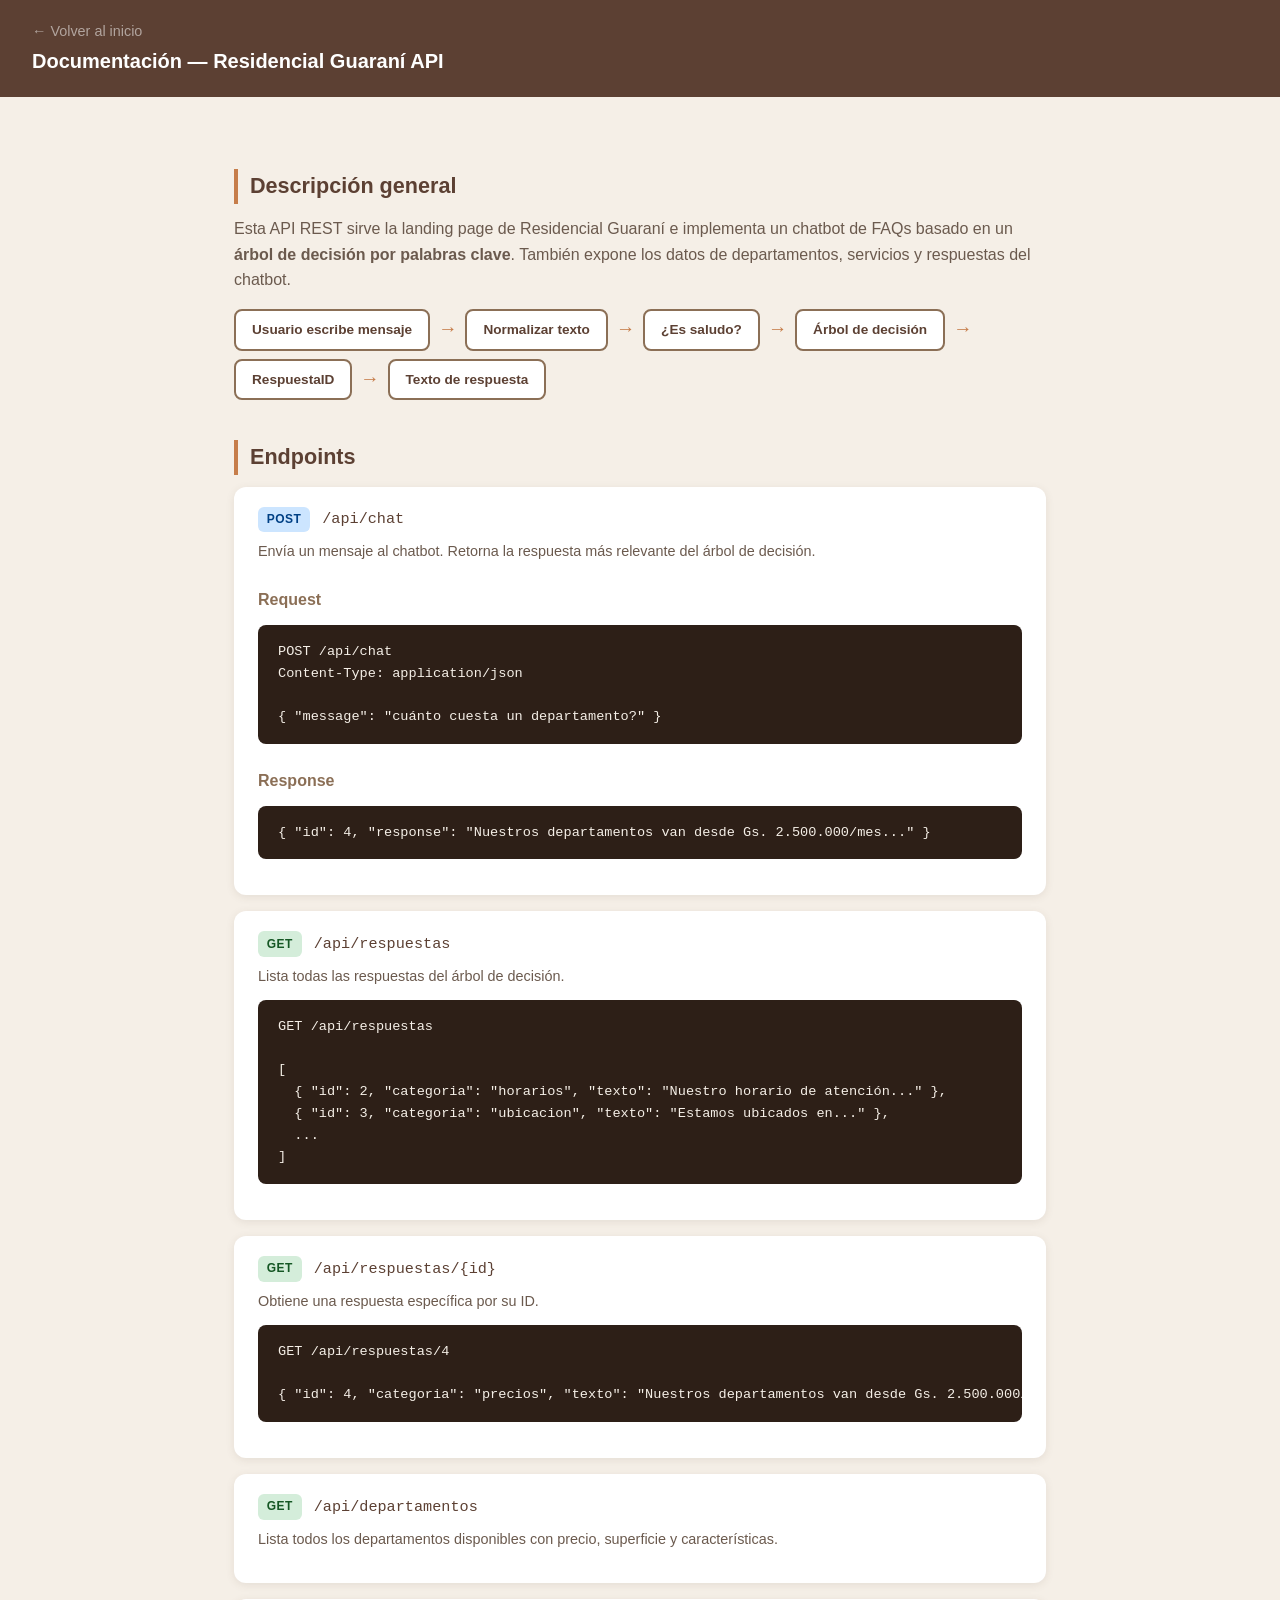
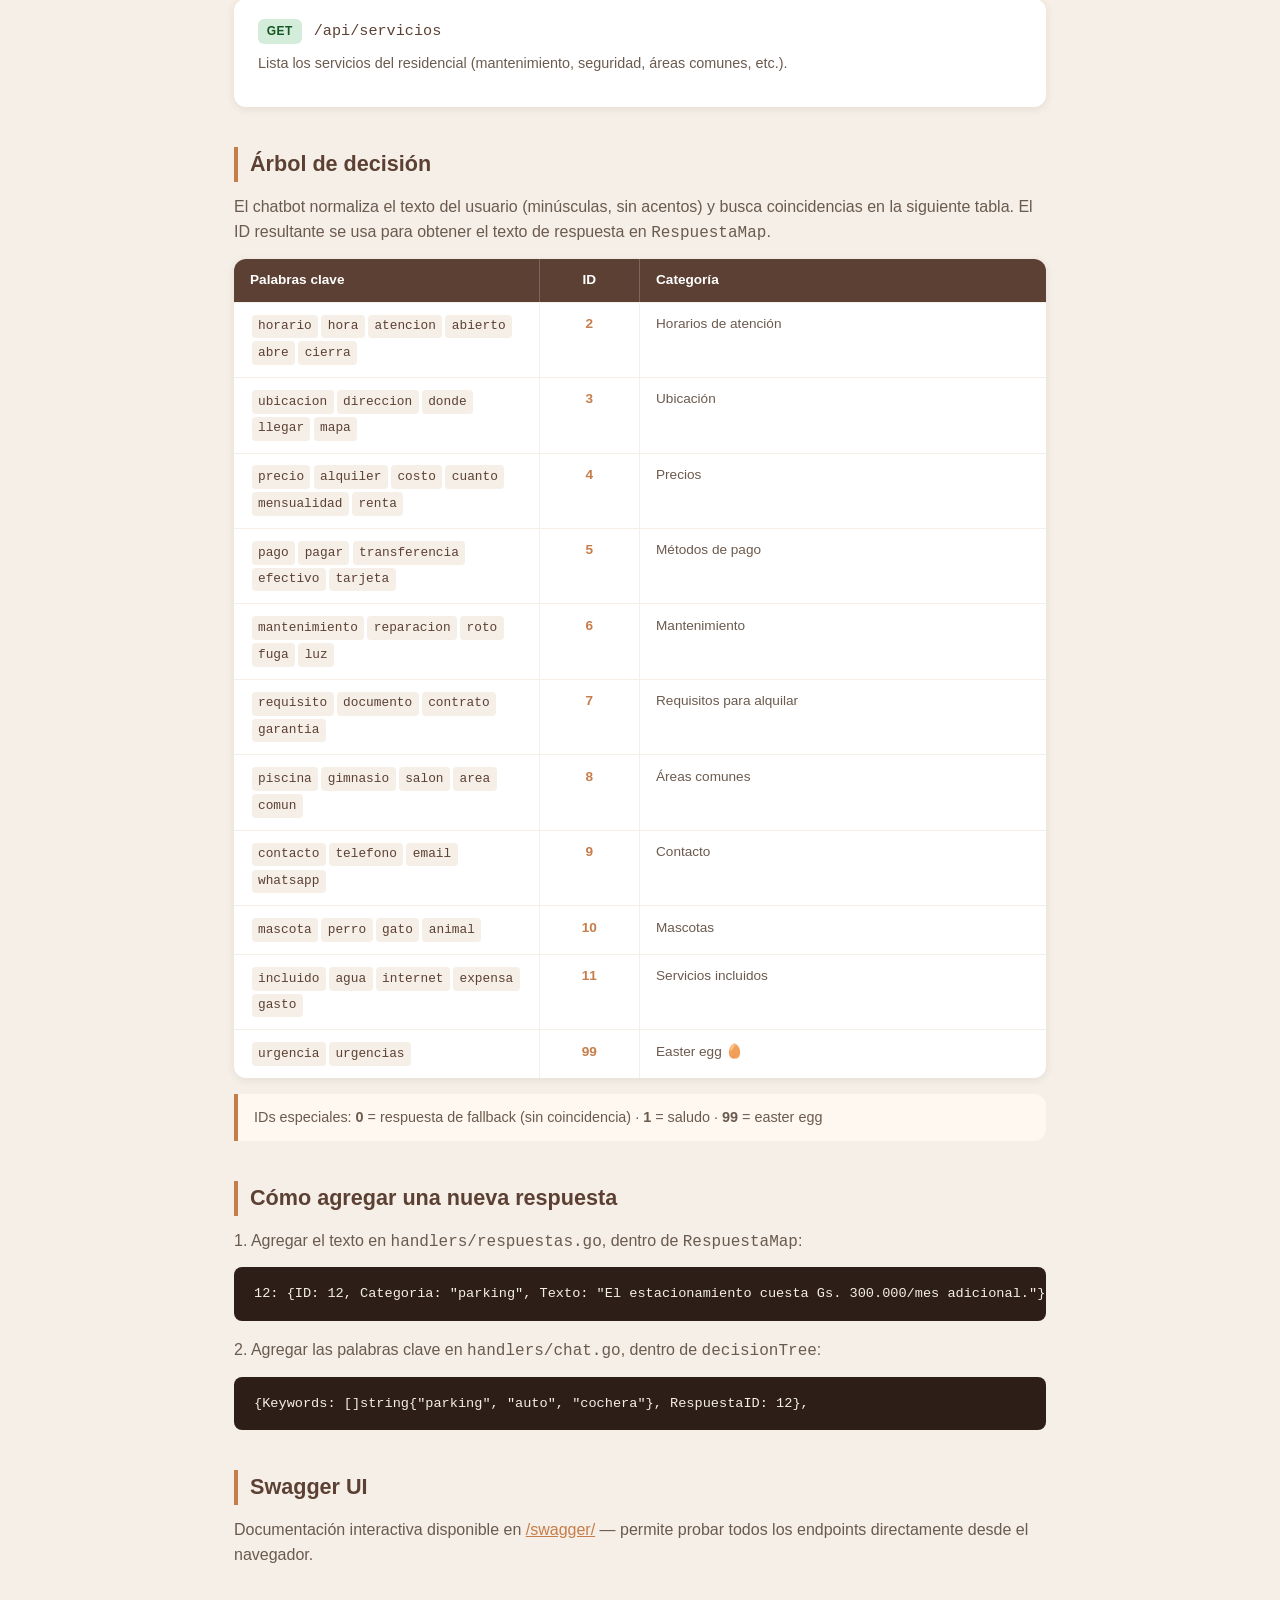
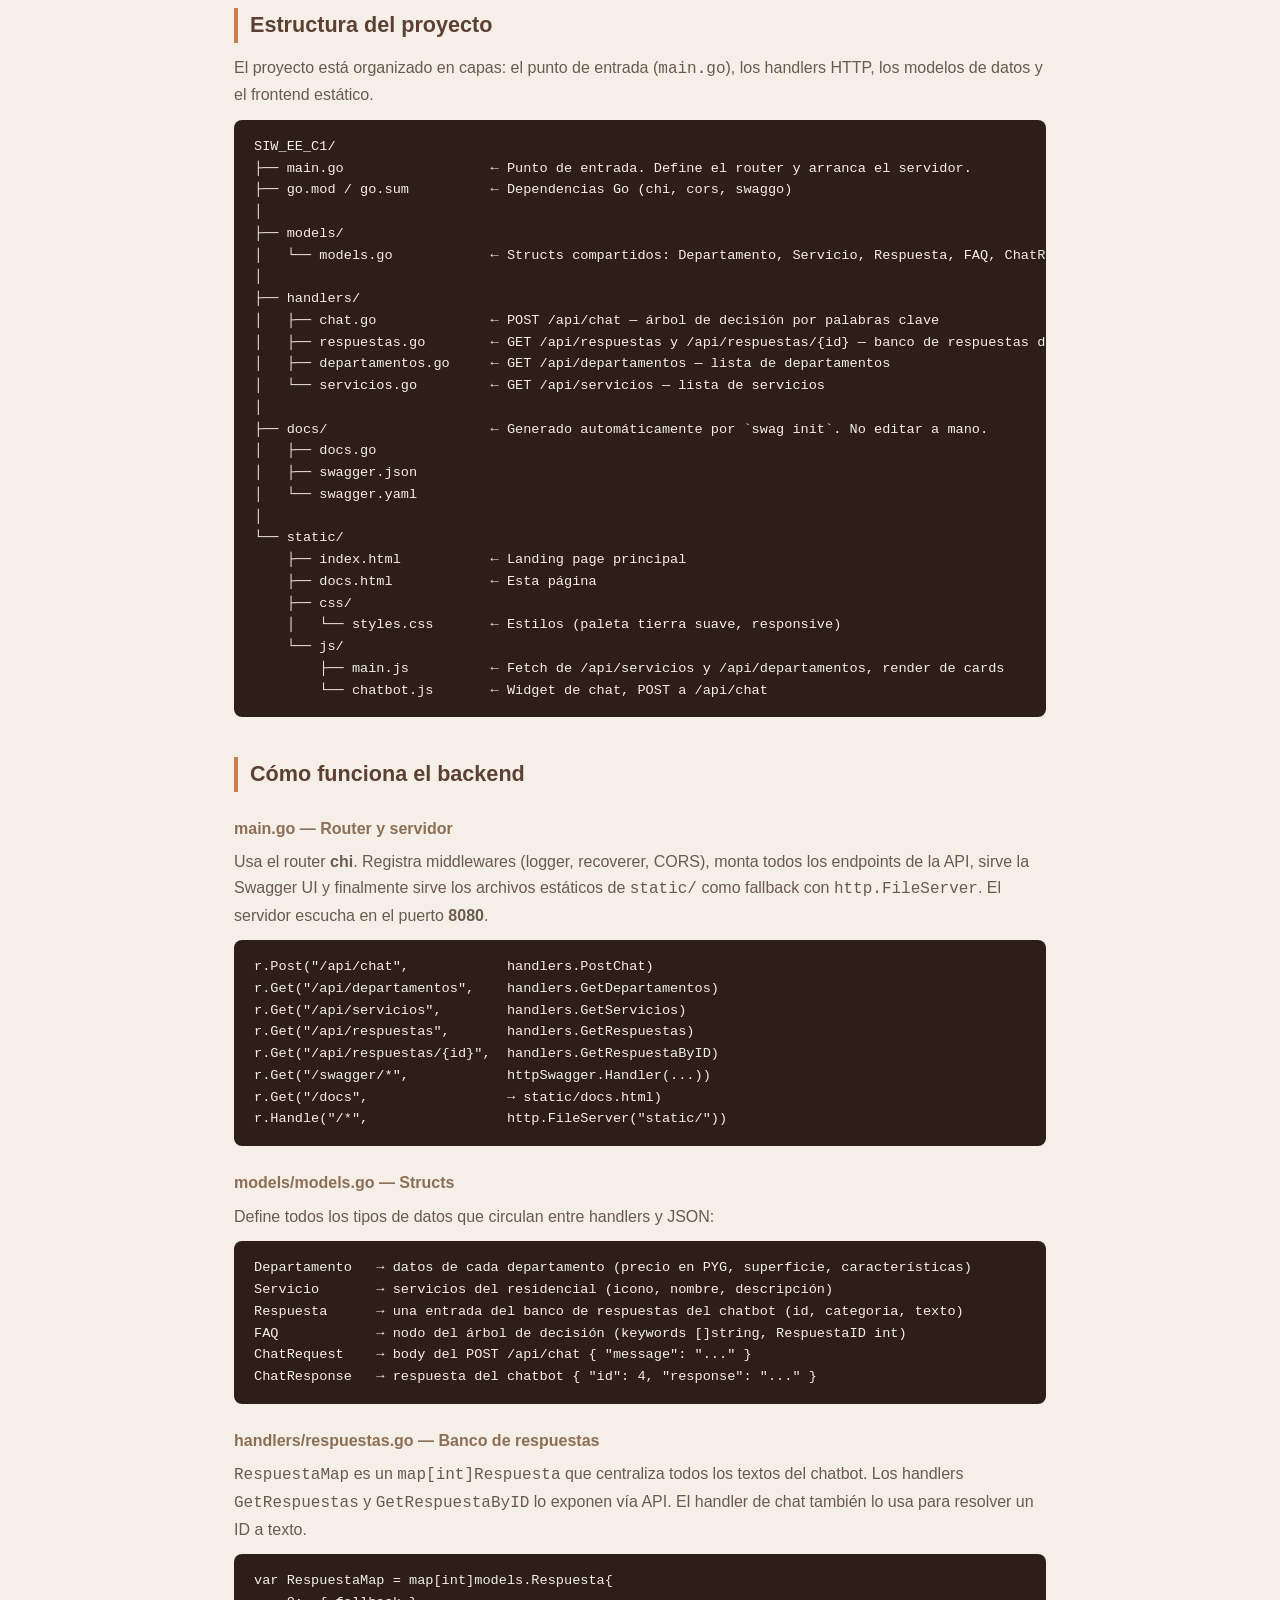
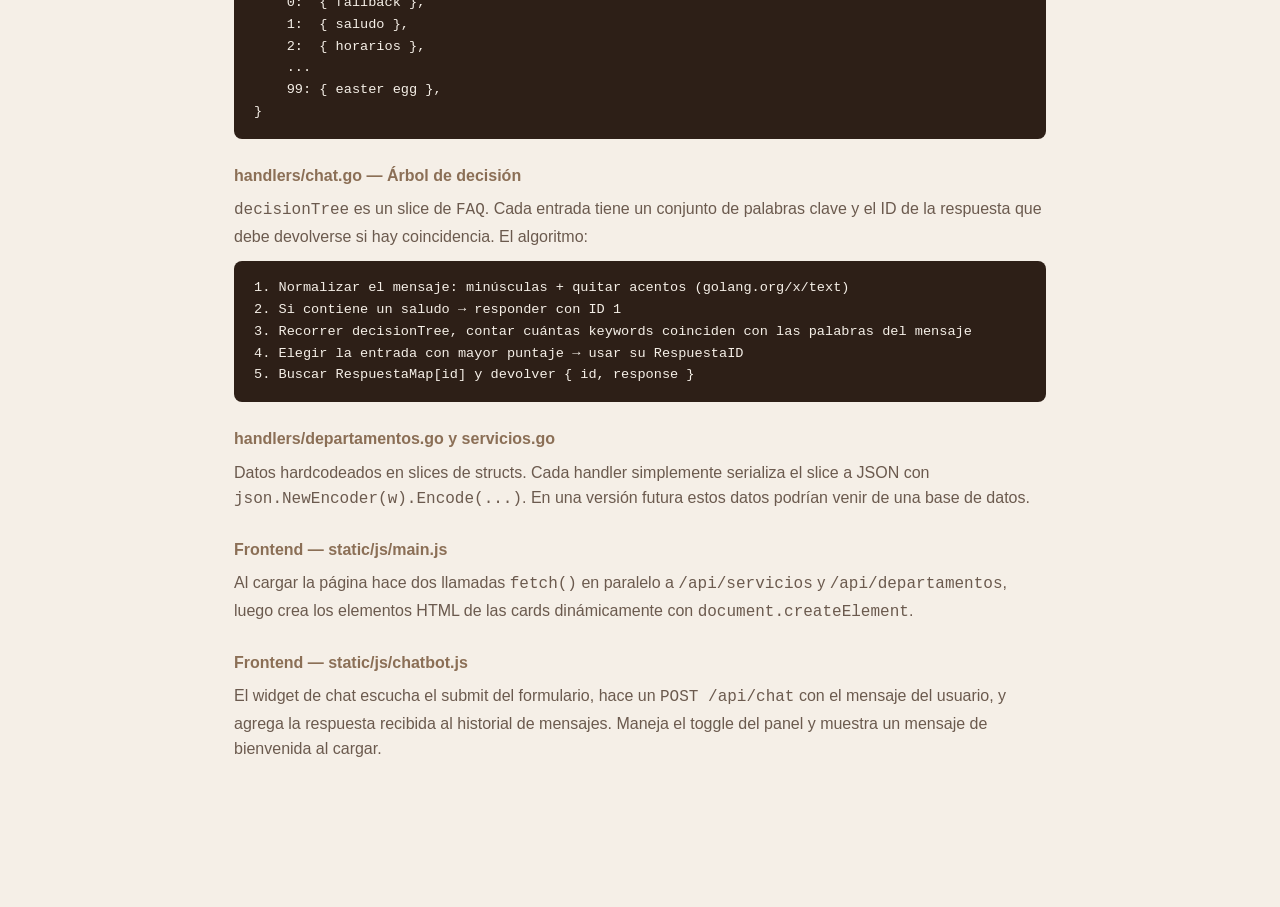
<file: static/docs.html>
<!DOCTYPE html>
<html lang="es">
<head>
  <meta charset="UTF-8">
  <meta name="viewport" content="width=device-width, initial-scale=1.0">
  <title>Documentación — Residencial Guaraní API</title>
  <style>
    *, *::before, *::after { box-sizing: border-box; margin: 0; padding: 0; }

    :root {
      --primary:    #5c4033;
      --secondary:  #8b6f56;
      --accent:     #c67d4a;
      --bg:         #f5efe7;
      --bg-alt:     #faf6f0;
      --card:       #ffffff;
      --text:       #3d2e22;
      --text-light: #6b5a4e;
      --radius:     12px;
      --shadow:     0 2px 8px rgba(92,64,51,.1);
      --font:       -apple-system, BlinkMacSystemFont, 'Segoe UI', Roboto, sans-serif;
    }

    body { font-family: var(--font); background: var(--bg); color: var(--text); line-height: 1.6; }

    header {
      background: var(--primary);
      color: #fff;
      padding: 1.25rem 2rem;
      display: flex;
      align-items: center;
      gap: 1rem;
    }
    header a { color: #fff; text-decoration: none; opacity: .75; font-size: .9rem; }
    header a:hover { opacity: 1; }
    header h1 { font-size: 1.25rem; font-weight: 700; }

    .container { max-width: 860px; margin: 0 auto; padding: 2rem 1.5rem 4rem; }

    h2 { color: var(--primary); font-size: 1.35rem; margin: 2.5rem 0 .75rem; border-left: 4px solid var(--accent); padding-left: .75rem; }
    h3 { color: var(--secondary); font-size: 1rem; margin: 1.5rem 0 .5rem; }
    p  { color: var(--text-light); margin-bottom: .75rem; }

    /* Endpoint cards */
    .endpoint {
      background: var(--card);
      border-radius: var(--radius);
      box-shadow: var(--shadow);
      padding: 1.25rem 1.5rem;
      margin-bottom: 1rem;
    }
    .endpoint-header { display: flex; align-items: center; gap: .75rem; margin-bottom: .5rem; }
    .badge {
      font-size: .75rem;
      font-weight: 700;
      padding: .2rem .55rem;
      border-radius: 6px;
      text-transform: uppercase;
      letter-spacing: .04em;
    }
    .badge-get  { background: #d4edda; color: #155724; }
    .badge-post { background: #cce5ff; color: #004085; }
    .endpoint-path { font-family: monospace; font-size: .95rem; color: var(--primary); }
    .endpoint-desc { color: var(--text-light); font-size: .9rem; }

    /* Code blocks */
    pre {
      background: #2d1f17;
      color: #f5efe7;
      border-radius: 8px;
      padding: 1rem 1.25rem;
      overflow-x: auto;
      font-size: .85rem;
      margin: .75rem 0 1rem;
    }
    code { font-family: 'Courier New', monospace; }

    /* Decision tree */
    .tree { background: var(--card); border-radius: var(--radius); box-shadow: var(--shadow); overflow: hidden; margin-bottom: 1rem; }
    .tree-row { display: grid; grid-template-columns: 3fr 1fr 4fr; gap: 0; border-bottom: 1px solid var(--bg); }
    .tree-row:last-child { border-bottom: none; }
    .tree-row.tree-head { background: var(--primary); color: #fff; font-weight: 600; font-size: .85rem; }
    .tree-cell { padding: .65rem 1rem; font-size: .85rem; color: var(--text-light); }
    .tree-head .tree-cell { color: #fff; }
    .tree-cell:nth-child(2) { text-align: center; font-weight: 700; color: var(--accent); border-left: 1px solid var(--bg); border-right: 1px solid var(--bg); }
    .tree-head .tree-cell:nth-child(2) { color: #fff; border-color: rgba(255,255,255,.2); }
    .keyword { display: inline-block; background: var(--bg); border-radius: 4px; padding: .1rem .4rem; margin: .1rem; font-family: monospace; font-size: .8rem; color: var(--primary); }

    /* Flow diagram */
    .flow { display: flex; align-items: center; flex-wrap: wrap; gap: .5rem; margin: 1rem 0; }
    .flow-step { background: var(--card); border: 2px solid var(--secondary); border-radius: 8px; padding: .5rem 1rem; font-size: .85rem; color: var(--primary); font-weight: 600; }
    .flow-arrow { color: var(--accent); font-size: 1.2rem; }

    .tip { background: #fff8f0; border-left: 4px solid var(--accent); border-radius: 0 var(--radius) var(--radius) 0; padding: .75rem 1rem; margin: 1rem 0; font-size: .9rem; color: var(--text-light); }
  </style>
</head>
<body>

<header>
  <div>
    <div style="font-size:.8rem;opacity:.7;margin-bottom:.15rem"><a href="/">← Volver al inicio</a></div>
    <h1>Documentación — Residencial Guaraní API</h1>
  </div>
</header>

<div class="container">

  <h2>Descripción general</h2>
  <p>Esta API REST sirve la landing page de Residencial Guaraní e implementa un chatbot de FAQs basado en un <strong>árbol de decisión por palabras clave</strong>. También expone los datos de departamentos, servicios y respuestas del chatbot.</p>

  <div class="flow">
    <div class="flow-step">Usuario escribe mensaje</div>
    <div class="flow-arrow">→</div>
    <div class="flow-step">Normalizar texto</div>
    <div class="flow-arrow">→</div>
    <div class="flow-step">¿Es saludo?</div>
    <div class="flow-arrow">→</div>
    <div class="flow-step">Árbol de decisión</div>
    <div class="flow-arrow">→</div>
    <div class="flow-step">RespuestaID</div>
    <div class="flow-arrow">→</div>
    <div class="flow-step">Texto de respuesta</div>
  </div>

  <h2>Endpoints</h2>

  <div class="endpoint">
    <div class="endpoint-header">
      <span class="badge badge-post">POST</span>
      <span class="endpoint-path">/api/chat</span>
    </div>
    <p class="endpoint-desc">Envía un mensaje al chatbot. Retorna la respuesta más relevante del árbol de decisión.</p>
    <h3>Request</h3>
    <pre><code>POST /api/chat
Content-Type: application/json

{ "message": "cuánto cuesta un departamento?" }</code></pre>
    <h3>Response</h3>
    <pre><code>{ "id": 4, "response": "Nuestros departamentos van desde Gs. 2.500.000/mes..." }</code></pre>
  </div>

  <div class="endpoint">
    <div class="endpoint-header">
      <span class="badge badge-get">GET</span>
      <span class="endpoint-path">/api/respuestas</span>
    </div>
    <p class="endpoint-desc">Lista todas las respuestas del árbol de decisión.</p>
    <pre><code>GET /api/respuestas

[
  { "id": 2, "categoria": "horarios", "texto": "Nuestro horario de atención..." },
  { "id": 3, "categoria": "ubicacion", "texto": "Estamos ubicados en..." },
  ...
]</code></pre>
  </div>

  <div class="endpoint">
    <div class="endpoint-header">
      <span class="badge badge-get">GET</span>
      <span class="endpoint-path">/api/respuestas/{id}</span>
    </div>
    <p class="endpoint-desc">Obtiene una respuesta específica por su ID.</p>
    <pre><code>GET /api/respuestas/4

{ "id": 4, "categoria": "precios", "texto": "Nuestros departamentos van desde Gs. 2.500.000/mes..." }</code></pre>
  </div>

  <div class="endpoint">
    <div class="endpoint-header">
      <span class="badge badge-get">GET</span>
      <span class="endpoint-path">/api/departamentos</span>
    </div>
    <p class="endpoint-desc">Lista todos los departamentos disponibles con precio, superficie y características.</p>
  </div>

  <div class="endpoint">
    <div class="endpoint-header">
      <span class="badge badge-get">GET</span>
      <span class="endpoint-path">/api/servicios</span>
    </div>
    <p class="endpoint-desc">Lista los servicios del residencial (mantenimiento, seguridad, áreas comunes, etc.).</p>
  </div>

  <h2>Árbol de decisión</h2>
  <p>El chatbot normaliza el texto del usuario (minúsculas, sin acentos) y busca coincidencias en la siguiente tabla. El ID resultante se usa para obtener el texto de respuesta en <code>RespuestaMap</code>.</p>

  <div class="tree">
    <div class="tree-row tree-head">
      <div class="tree-cell">Palabras clave</div>
      <div class="tree-cell">ID</div>
      <div class="tree-cell">Categoría</div>
    </div>
    <div class="tree-row">
      <div class="tree-cell"><span class="keyword">horario</span><span class="keyword">hora</span><span class="keyword">atencion</span><span class="keyword">abierto</span><span class="keyword">abre</span><span class="keyword">cierra</span></div>
      <div class="tree-cell">2</div>
      <div class="tree-cell">Horarios de atención</div>
    </div>
    <div class="tree-row">
      <div class="tree-cell"><span class="keyword">ubicacion</span><span class="keyword">direccion</span><span class="keyword">donde</span><span class="keyword">llegar</span><span class="keyword">mapa</span></div>
      <div class="tree-cell">3</div>
      <div class="tree-cell">Ubicación</div>
    </div>
    <div class="tree-row">
      <div class="tree-cell"><span class="keyword">precio</span><span class="keyword">alquiler</span><span class="keyword">costo</span><span class="keyword">cuanto</span><span class="keyword">mensualidad</span><span class="keyword">renta</span></div>
      <div class="tree-cell">4</div>
      <div class="tree-cell">Precios</div>
    </div>
    <div class="tree-row">
      <div class="tree-cell"><span class="keyword">pago</span><span class="keyword">pagar</span><span class="keyword">transferencia</span><span class="keyword">efectivo</span><span class="keyword">tarjeta</span></div>
      <div class="tree-cell">5</div>
      <div class="tree-cell">Métodos de pago</div>
    </div>
    <div class="tree-row">
      <div class="tree-cell"><span class="keyword">mantenimiento</span><span class="keyword">reparacion</span><span class="keyword">roto</span><span class="keyword">fuga</span><span class="keyword">luz</span></div>
      <div class="tree-cell">6</div>
      <div class="tree-cell">Mantenimiento</div>
    </div>
    <div class="tree-row">
      <div class="tree-cell"><span class="keyword">requisito</span><span class="keyword">documento</span><span class="keyword">contrato</span><span class="keyword">garantia</span></div>
      <div class="tree-cell">7</div>
      <div class="tree-cell">Requisitos para alquilar</div>
    </div>
    <div class="tree-row">
      <div class="tree-cell"><span class="keyword">piscina</span><span class="keyword">gimnasio</span><span class="keyword">salon</span><span class="keyword">area</span><span class="keyword">comun</span></div>
      <div class="tree-cell">8</div>
      <div class="tree-cell">Áreas comunes</div>
    </div>
    <div class="tree-row">
      <div class="tree-cell"><span class="keyword">contacto</span><span class="keyword">telefono</span><span class="keyword">email</span><span class="keyword">whatsapp</span></div>
      <div class="tree-cell">9</div>
      <div class="tree-cell">Contacto</div>
    </div>
    <div class="tree-row">
      <div class="tree-cell"><span class="keyword">mascota</span><span class="keyword">perro</span><span class="keyword">gato</span><span class="keyword">animal</span></div>
      <div class="tree-cell">10</div>
      <div class="tree-cell">Mascotas</div>
    </div>
    <div class="tree-row">
      <div class="tree-cell"><span class="keyword">incluido</span><span class="keyword">agua</span><span class="keyword">internet</span><span class="keyword">expensa</span><span class="keyword">gasto</span></div>
      <div class="tree-cell">11</div>
      <div class="tree-cell">Servicios incluidos</div>
    </div>
    <div class="tree-row">
      <div class="tree-cell"><span class="keyword">urgencia</span><span class="keyword">urgencias</span></div>
      <div class="tree-cell">99</div>
      <div class="tree-cell">Easter egg 🥚</div>
    </div>
  </div>

  <div class="tip">
    IDs especiales: <strong>0</strong> = respuesta de fallback (sin coincidencia) · <strong>1</strong> = saludo · <strong>99</strong> = easter egg
  </div>

  <h2>Cómo agregar una nueva respuesta</h2>
  <p>1. Agregar el texto en <code>handlers/respuestas.go</code>, dentro de <code>RespuestaMap</code>:</p>
  <pre><code>12: {ID: 12, Categoria: "parking", Texto: "El estacionamiento cuesta Gs. 300.000/mes adicional."},</code></pre>
  <p>2. Agregar las palabras clave en <code>handlers/chat.go</code>, dentro de <code>decisionTree</code>:</p>
  <pre><code>{Keywords: []string{"parking", "auto", "cochera"}, RespuestaID: 12},</code></pre>

  <h2>Swagger UI</h2>
  <p>Documentación interactiva disponible en <a href="/swagger/" style="color:var(--accent)">/swagger/</a> — permite probar todos los endpoints directamente desde el navegador.</p>

  <h2>Estructura del proyecto</h2>
  <p>El proyecto está organizado en capas: el punto de entrada (<code>main.go</code>), los handlers HTTP, los modelos de datos y el frontend estático.</p>

  <pre><code>SIW_EE_C1/
├── main.go                  ← Punto de entrada. Define el router y arranca el servidor.
├── go.mod / go.sum          ← Dependencias Go (chi, cors, swaggo)
│
├── models/
│   └── models.go            ← Structs compartidos: Departamento, Servicio, Respuesta, FAQ, ChatRequest, ChatResponse
│
├── handlers/
│   ├── chat.go              ← POST /api/chat — árbol de decisión por palabras clave
│   ├── respuestas.go        ← GET /api/respuestas y /api/respuestas/{id} — banco de respuestas del chatbot
│   ├── departamentos.go     ← GET /api/departamentos — lista de departamentos
│   └── servicios.go         ← GET /api/servicios — lista de servicios
│
├── docs/                    ← Generado automáticamente por `swag init`. No editar a mano.
│   ├── docs.go
│   ├── swagger.json
│   └── swagger.yaml
│
└── static/
    ├── index.html           ← Landing page principal
    ├── docs.html            ← Esta página
    ├── css/
    │   └── styles.css       ← Estilos (paleta tierra suave, responsive)
    └── js/
        ├── main.js          ← Fetch de /api/servicios y /api/departamentos, render de cards
        └── chatbot.js       ← Widget de chat, POST a /api/chat</code></pre>

  <h2>Cómo funciona el backend</h2>

  <h3>main.go — Router y servidor</h3>
  <p>Usa el router <strong>chi</strong>. Registra middlewares (logger, recoverer, CORS), monta todos los endpoints de la API, sirve la Swagger UI y finalmente sirve los archivos estáticos de <code>static/</code> como fallback con <code>http.FileServer</code>. El servidor escucha en el puerto <strong>8080</strong>.</p>
  <pre><code>r.Post("/api/chat",            handlers.PostChat)
r.Get("/api/departamentos",    handlers.GetDepartamentos)
r.Get("/api/servicios",        handlers.GetServicios)
r.Get("/api/respuestas",       handlers.GetRespuestas)
r.Get("/api/respuestas/{id}",  handlers.GetRespuestaByID)
r.Get("/swagger/*",            httpSwagger.Handler(...))
r.Get("/docs",                 → static/docs.html)
r.Handle("/*",                 http.FileServer("static/"))</code></pre>

  <h3>models/models.go — Structs</h3>
  <p>Define todos los tipos de datos que circulan entre handlers y JSON:</p>
  <pre><code>Departamento   → datos de cada departamento (precio en PYG, superficie, características)
Servicio       → servicios del residencial (icono, nombre, descripción)
Respuesta      → una entrada del banco de respuestas del chatbot (id, categoria, texto)
FAQ            → nodo del árbol de decisión (keywords []string, RespuestaID int)
ChatRequest    → body del POST /api/chat { "message": "..." }
ChatResponse   → respuesta del chatbot { "id": 4, "response": "..." }</code></pre>

  <h3>handlers/respuestas.go — Banco de respuestas</h3>
  <p><code>RespuestaMap</code> es un <code>map[int]Respuesta</code> que centraliza todos los textos del chatbot. Los handlers <code>GetRespuestas</code> y <code>GetRespuestaByID</code> lo exponen vía API. El handler de chat también lo usa para resolver un ID a texto.</p>
  <pre><code>var RespuestaMap = map[int]models.Respuesta{
    0:  { fallback },
    1:  { saludo },
    2:  { horarios },
    ...
    99: { easter egg },
}</code></pre>

  <h3>handlers/chat.go — Árbol de decisión</h3>
  <p><code>decisionTree</code> es un slice de <code>FAQ</code>. Cada entrada tiene un conjunto de palabras clave y el ID de la respuesta que debe devolverse si hay coincidencia. El algoritmo:</p>
  <pre><code>1. Normalizar el mensaje: minúsculas + quitar acentos (golang.org/x/text)
2. Si contiene un saludo → responder con ID 1
3. Recorrer decisionTree, contar cuántas keywords coinciden con las palabras del mensaje
4. Elegir la entrada con mayor puntaje → usar su RespuestaID
5. Buscar RespuestaMap[id] y devolver { id, response }</code></pre>

  <h3>handlers/departamentos.go y servicios.go</h3>
  <p>Datos hardcodeados en slices de structs. Cada handler simplemente serializa el slice a JSON con <code>json.NewEncoder(w).Encode(...)</code>. En una versión futura estos datos podrían venir de una base de datos.</p>

  <h3>Frontend — static/js/main.js</h3>
  <p>Al cargar la página hace dos llamadas <code>fetch()</code> en paralelo a <code>/api/servicios</code> y <code>/api/departamentos</code>, luego crea los elementos HTML de las cards dinámicamente con <code>document.createElement</code>.</p>

  <h3>Frontend — static/js/chatbot.js</h3>
  <p>El widget de chat escucha el submit del formulario, hace un <code>POST /api/chat</code> con el mensaje del usuario, y agrega la respuesta recibida al historial de mensajes. Maneja el toggle del panel y muestra un mensaje de bienvenida al cargar.</p>

</div>
</body>
</html>
</file>
